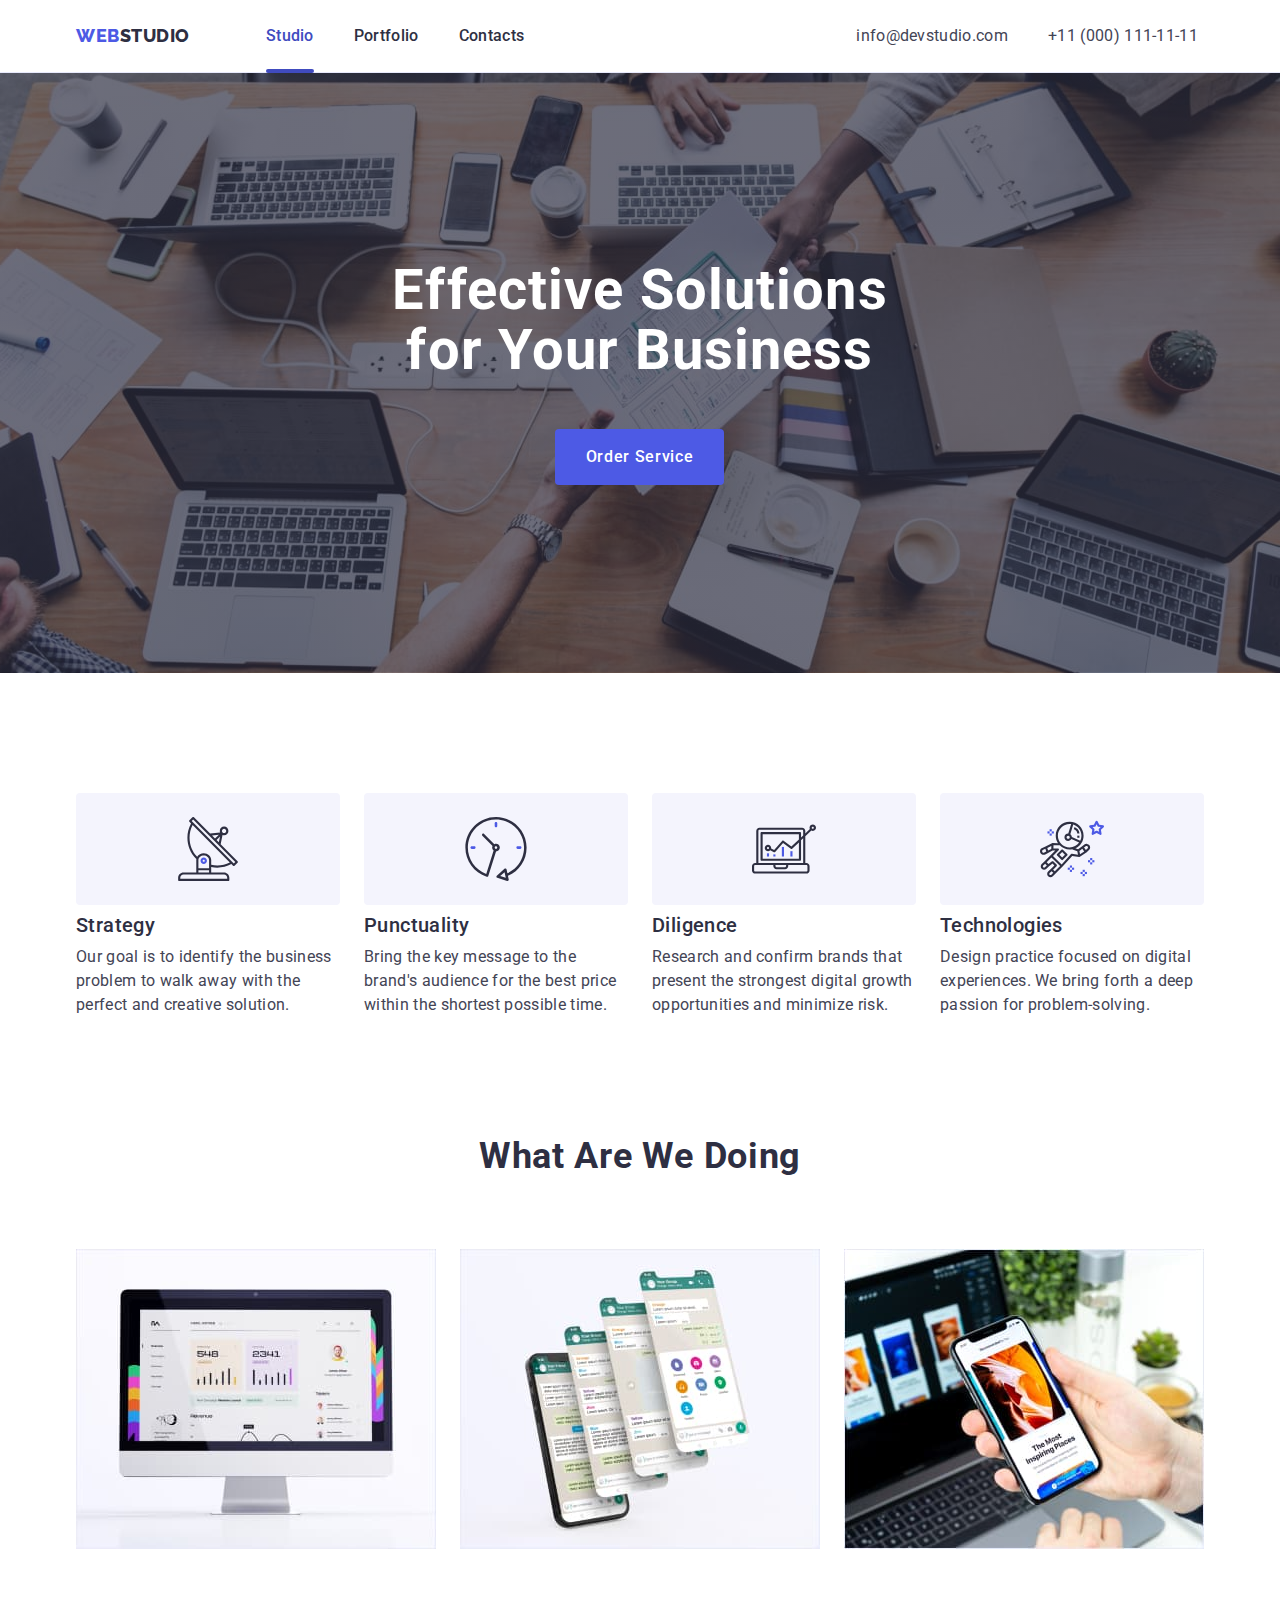
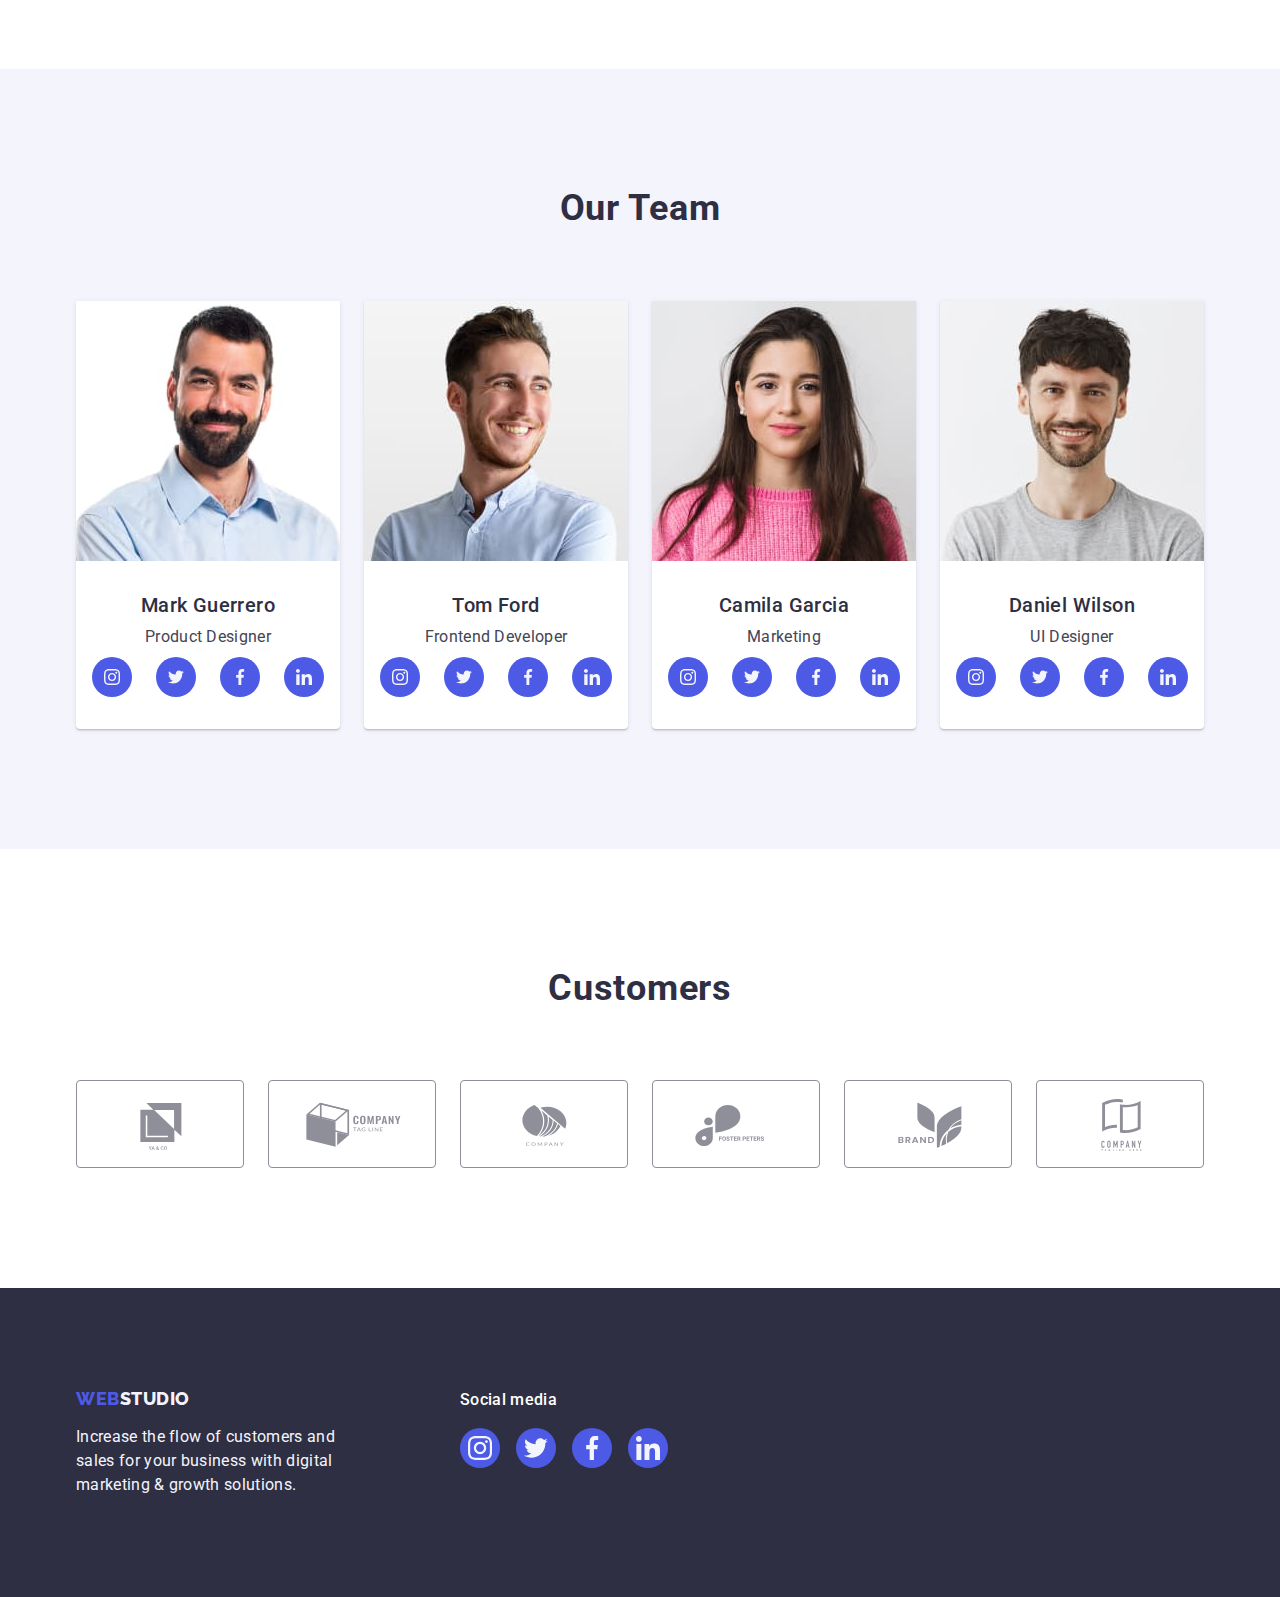
<file: index.html>
<!DOCTYPE html>
<html lang="en">
  <head>
    <meta charset="UTF-8" />
    <meta http-equiv="X-UA-Compatible" content="IE=edge" />
    <meta name="viewport" content="width=device-width, initial-scale=1.0" />
    <title>Document</title>
    <link
      rel="stylesheet"
      href="https://cdnjs.cloudflare.com/ajax/libs/modern-normalize/1.1.0/modern-normalize.min.css"
    />
    <link rel="stylesheet" href="./css/styles.css" />
    <link rel="preconnect" href="https://fonts.googleapis.com" />
    <link rel="preconnect" href="https://fonts.gstatic.com" crossorigin />
    <link
      href="https://fonts.googleapis.com/css2?family=Raleway:wght@800&family=Roboto:wght@400;500;700;900&display=swap"
      rel="stylesheet"
    />
  </head>
  <body>
    <header class="first-header section">
      <div class="header-block container">
        <nav class="nav-bar-menu">
          <a class="logo-studio-web link" href="./index.html" rel="WebStudio"
            >Web<span class="logo-studio">Studio</span></a
          >
          <ul class="nav-bar list">
            <li>
              <a class="nav-bar-item current link" href="./index.html"
                >Studio</a
              >
            </li>
            <li>
              <a class="nav-bar-item link" href="./portfolio.html">Portfolio</a>
            </li>
            <li><a class="nav-bar-item link" href="">Contacts</a></li>
          </ul>
        </nav>

        <address class="address-header">
          <ul class="list address-list">
            <li>
              <a
                class="address-header-item link"
                href="mailto:info@devstudio.com"
                >info@devstudio.com</a
              >
            </li>
            <li>
              <a class="address-header-item link" href="tel:+110001111111"
                >+11 (000) 111-11-11</a
              >
            </li>
          </ul>
        </address>
      </div>
    </header>
    <main>
      <!-- Перша секція -->

      <section class="hero-back section">
        <div class="container">
          <h1 class="hero-title">Effective Solutions for Your Business</h1>
          <button class="button-hero" type="button" data-modal-open>
            Order Service
          </button>
        </div>
      </section>

      <!-- Друга секція -->
      <section class="about-us-section">
        <div class="container">
          <h2 hidden class="about-us">About us</h2>
          <ul class="link list about-us-list">
            <li class="about-us-item">
              <div class="about-icon-list">
                <svg class="about-icon" width="64" height="64">
                  <use href="./images/icons.svg#icon-strategy"></use>
                </svg>
              </div>
              <h3 class="about-us-title">Strategy</h3>
              <p class="about-us-direction">
                Our goal is to identify the business problem to walk away with
                the perfect and creative solution.
              </p>
            </li>
            <li class="about-us-item">
              <div class="about-icon-list">
                <svg class="about-icon" width="64" height="64">
                  <use href="./images/icons.svg#icon-punctuality"></use>
                </svg>
              </div>
              <h3 class="about-us-title">Punctuality</h3>
              <p class="about-us-direction">
                Bring the key message to the brand's audience for the best price
                within the shortest possible time.
              </p>
            </li>
            <li class="about-us-item">
              <div class="about-icon-list">
                <svg class="about-icon" width="64" height="64">
                  <use href="./images/icons.svg#icon-diligence"></use>
                </svg>
              </div>
              <h3 class="about-us-title">Diligence</h3>
              <p class="about-us-direction">
                Research and confirm brands that present the strongest digital
                growth opportunities and minimize risk.
              </p>
            </li>
            <li class="about-us-item">
              <div class="about-icon-list">
                <svg class="about-icon" width="64" height="64">
                  <use href="./images/icons.svg#icon-technologies"></use>
                </svg>
              </div>
              <h3 class="about-us-title">Technologies</h3>
              <p class="about-us-direction">
                Design practice focused on digital experiences. We bring forth a
                deep passion for problem-solving.
              </p>
            </li>
          </ul>
        </div>
      </section>
      <!-- Третя секція -->
      <section class="what-are-we-doing-section section">
        <div class="container">
          <h2 class="what-are-we-doing">What are we doing</h2>
          <ul class="list what-are-items">
            <li class="list what-are-item">
              <img
                width="360"
                height="300"
                src="./images/one.jpg"
                alt="statistics"
              />
            </li>
            <li class="list what-are-item">
              <img
                width="360"
                height="300"
                src="./images/two.jpg"
                alt="chat-on-smartphone"
              />
            </li>
            <li class="list what-are-item">
              <img
                width="360"
                height="300"
                src="./images/three.jpg"
                alt="multi-platform"
              />
            </li>
          </ul>
        </div>
      </section>
      <!-- Четверта секція -->
      <section class="our-team-section">
        <div class="container">
          <h2 class="our-team-title">Our Team</h2>
          <ul class="list our-team-items">
            <li class="our-team-card">
              <img
                width="264"
                height="260"
                src="./images/mark.jpg"
                alt="Mark Guerrero"
              />
              <div class="name-direction">
                <h3 class="our-team-name">Mark Guerrero</h3>
                <p class="our-team-direction">Product Designer</p>
                <ul class="list social-list">
                  <li class="social-list-item">
                    <a
                      class="link social-link"
                      href="https://www.instagram.com/"
                    >
                      <svg
                        class="social-list-icon"
                        width="16"
                        height="16"
                        aria-label="icon istagram"
                      >
                        <use href="./images/icons.svg#icon-instagram"></use>
                      </svg>
                    </a>
                  </li>

                  <li class="social-list-item">
                    <a class="link social-link" href="https://twitter.com/">
                      <svg
                        class="social-list-icon"
                        width="16"
                        height="16"
                        aria-label="icon twitter"
                      >
                        <use href="./images/icons.svg#icon-twitter"></use>
                      </svg>
                    </a>
                  </li>

                  <li class="social-list-item">
                    <a
                      class="link social-link"
                      href="https://www.facebook.com/"
                    >
                      <svg
                        class="social-list-icon"
                        width="16"
                        height="16"
                        aria-label="icon facebook"
                      >
                        <use href="./images/icons.svg#icon-facebook"></use>
                      </svg>
                    </a>
                  </li>
                  <li class="social-list-item">
                    <a
                      class="link social-link"
                      href="https://www.linkedin.com/"
                    >
                      <svg
                        class="social-list-icon"
                        width="16"
                        height="16"
                        aria-label="icon linkedin"
                      >
                        <use href="./images/icons.svg#icon-linkedin"></use>
                      </svg>
                    </a>
                  </li>
                </ul>
              </div>
            </li>
            <li class="our-team-card">
              <img
                width="264"
                height="260"
                src="./images/tom.jpg"
                alt="Tom Ford"
              />
              <div class="name-direction">
                <h3 class="our-team-name">Tom Ford</h3>
                <p class="our-team-direction">Frontend Developer</p>
                <ul class="list social-list">
                  <li class="social-list-item">
                    <a
                      class="link social-link"
                      href="https://www.instagram.com/"
                    >
                      <svg
                        class="social-list-icon"
                        width="16"
                        height="16"
                        aria-label="icon istagram"
                      >
                        <use href="./images/icons.svg#icon-instagram"></use>
                      </svg>
                    </a>
                  </li>

                  <li class="social-list-item">
                    <a class="link social-link" href="https://twitter.com/">
                      <svg
                        class="social-list-icon"
                        width="16"
                        height="16"
                        aria-label="icon twitter"
                      >
                        <use href="./images/icons.svg#icon-twitter"></use>
                      </svg>
                    </a>
                  </li>

                  <li class="social-list-item">
                    <a
                      class="link social-link"
                      href="https://www.facebook.com/"
                    >
                      <svg
                        class="social-list-icon"
                        width="16"
                        height="16"
                        aria-label="icon facebook"
                      >
                        <use href="./images/icons.svg#icon-facebook"></use>
                      </svg>
                    </a>
                  </li>
                  <li class="social-list-item">
                    <a
                      class="link social-link"
                      href="https://www.linkedin.com/"
                    >
                      <svg
                        class="social-list-icon"
                        width="16"
                        height="16"
                        aria-label="icon linkedin"
                      >
                        <use href="./images/icons.svg#icon-linkedin"></use>
                      </svg>
                    </a>
                  </li>
                </ul>
              </div>
            </li>
            <li class="our-team-card">
              <img
                width="264"
                height="260"
                src="./images/camila.jpg"
                alt="Camila Garcia"
              />
              <div class="name-direction">
                <h3 class="our-team-name">Camila Garcia</h3>
                <p class="our-team-direction">Marketing</p>
                <ul class="list social-list">
                  <li class="social-list-item">
                    <a
                      class="link social-link"
                      href="https://www.instagram.com/"
                    >
                      <svg
                        class="social-list-icon"
                        width="16"
                        height="16"
                        aria-label="icon istagram"
                      >
                        <use href="./images/icons.svg#icon-instagram"></use>
                      </svg>
                    </a>
                  </li>

                  <li class="social-list-item">
                    <a class="link social-link" href="https://twitter.com/">
                      <svg
                        class="social-list-icon"
                        width="16"
                        height="16"
                        aria-label="icon twitter"
                      >
                        <use href="./images/icons.svg#icon-twitter"></use>
                      </svg>
                    </a>
                  </li>

                  <li class="social-list-item">
                    <a
                      class="link social-link"
                      href="https://www.facebook.com/"
                    >
                      <svg
                        class="social-list-icon"
                        width="16"
                        height="16"
                        aria-label="icon facebook"
                      >
                        <use href="./images/icons.svg#icon-facebook"></use>
                      </svg>
                    </a>
                  </li>
                  <li class="social-list-item">
                    <a
                      class="link social-link"
                      href="https://www.linkedin.com/"
                    >
                      <svg
                        class="social-list-icon"
                        width="16"
                        height="16"
                        aria-label="icon linkedin"
                      >
                        <use href="./images/icons.svg#icon-linkedin"></use>
                      </svg>
                    </a>
                  </li>
                </ul>
              </div>
            </li>
            <li class="our-team-card">
              <img
                width="264"
                height="260"
                src="./images/daniel.jpg"
                alt="Daniel Wilson"
              />
              <div class="name-direction">
                <h3 class="our-team-name">Daniel Wilson</h3>
                <p class="our-team-direction">UI Designer</p>
                <ul class="list social-list">
                  <li class="social-list-item">
                    <a
                      class="link social-link"
                      href="https://www.instagram.com/"
                    >
                      <svg
                        class="social-list-icon"
                        width="16"
                        height="16"
                        aria-label="icon istagram"
                      >
                        <use href="./images/icons.svg#icon-instagram"></use>
                      </svg>
                    </a>
                  </li>

                  <li class="social-list-item">
                    <a class="link social-link" href="https://twitter.com/">
                      <svg
                        class="social-list-icon"
                        width="16"
                        height="16"
                        aria-label="icon twitter"
                      >
                        <use href="./images/icons.svg#icon-twitter"></use>
                      </svg>
                    </a>
                  </li>

                  <li class="social-list-item">
                    <a
                      class="link social-link"
                      href="https://www.facebook.com/"
                    >
                      <svg
                        class="social-list-icon"
                        width="16"
                        height="16"
                        aria-label="icon facebook"
                      >
                        <use href="./images/icons.svg#icon-facebook"></use>
                      </svg>
                    </a>
                  </li>
                  <li class="social-list-item">
                    <a
                      class="link social-link"
                      href="https://www.linkedin.com/"
                    >
                      <svg
                        class="social-list-icon"
                        width="16"
                        height="16"
                        aria-label="icon linkedin"
                      >
                        <use href="./images/icons.svg#icon-linkedin"></use>
                      </svg>
                    </a>
                  </li>
                </ul>
              </div>
            </li>
          </ul>
        </div>
      </section>

      <!-- П'ята секція -->
      <section class="customers-section">
        <div class="container">
          <h2 class="customers-title">Customers</h2>

          <ul class="list customers-list">
            <li class="customers-list-item">
              <a class="customers-list-link" href="">
                <svg class="customers-icon" width="104" height="56">
                  <use href="./images/icons.svg#icon-ya-co"></use>
                </svg>
              </a>
            </li>
            <li class="customers-list-item">
              <a class="customers-list-link" href="">
                <svg class="customers-icon" width="104" height="56">
                  <use href="./images/icons.svg#icon-tagline"></use>
                </svg>
              </a>
            </li>
            <li class="customers-list-item">
              <a class="customers-list-link" href="">
                <svg class="customers-icon" width="104" height="56">
                  <use href="./images/icons.svg#icon-company"></use>
                </svg>
              </a>
            </li>
            <li class="customers-list-item">
              <a class="customers-list-link" href="">
                <svg class="customers-icon" width="104" height="56">
                  <use href="./images/icons.svg#icon-foster"></use>
                </svg>
              </a>
            </li>
            <li class="customers-list-item">
              <a class="customers-list-link" href="">
                <svg class="customers-icon" width="104" height="56">
                  <use href="./images/icons.svg#icon-brand"></use>
                </svg>
              </a>
            </li>
            <li class="customers-list-item">
              <a class="customers-list-link" href="">
                <svg class="customers-icon" width="104" height="56">
                  <use href="./images/icons.svg#icon-company-tag"></use>
                </svg>
              </a>
            </li>
          </ul>
        </div>
      </section>
    </main>
    <!-- Підвал -->
    <footer class="footer">
      <div class="block-footer container">
        <div class="footer-logo-p">
          <a class="logo-footer link" href="./index.html" rel="WebStudio"
            >Web<span class="logo-footer-studio">Studio</span></a
          >
          <p class="footer-direction">
            Increase the flow of customers and sales for your business with
            digital marketing & growth solutions.
          </p>
        </div>
        <div>
          <p class="footer-p">Social media</p>
          <ul class="footer-social-list list">
            <li class="footer-list-item">
              <a class="footer-link link" href="">
                <svg class="footer-icon" width="24" height="24">
                  <use href="./images/icons.svg#icon-instagram"></use>
                </svg>
              </a>
            </li>
            <li class="footer-list-item">
              <a class="footer-link link" href="">
                <svg class="footer-icon" width="24" height="24">
                  <use href="./images/icons.svg#icon-twitter"></use>
                </svg>
              </a>
            </li>
            <li class="footer-list-item">
              <a class="footer-link link" href="">
                <svg class="footer-icon" width="24" height="24">
                  <use href="./images/icons.svg#icon-facebook"></use>
                </svg>
              </a>
            </li>
            <li class="footer-list-item">
              <a class="footer-link link" href="">
                <svg class="footer-icon" width="24" height="24">
                  <use href="./images/icons.svg#icon-linkedin"></use>
                </svg>
              </a>
            </li>
          </ul>
        </div>
      </div>
    </footer>

    <!-- Модальне вікно -->

    <div class="backdrop is-hidden" data-modal>
      <div class="window-model">
        <button class="close-button" type="button" data-modal-close>
          <svg class="icon-close" width="8" height="8">
            <use href="./images/icons.svg#icon-icon-close"></use>
          </svg>
        </button>
      </div>
    </div>
    <script src="./js/modal.js"></script>
  </body>
</html>
</file>
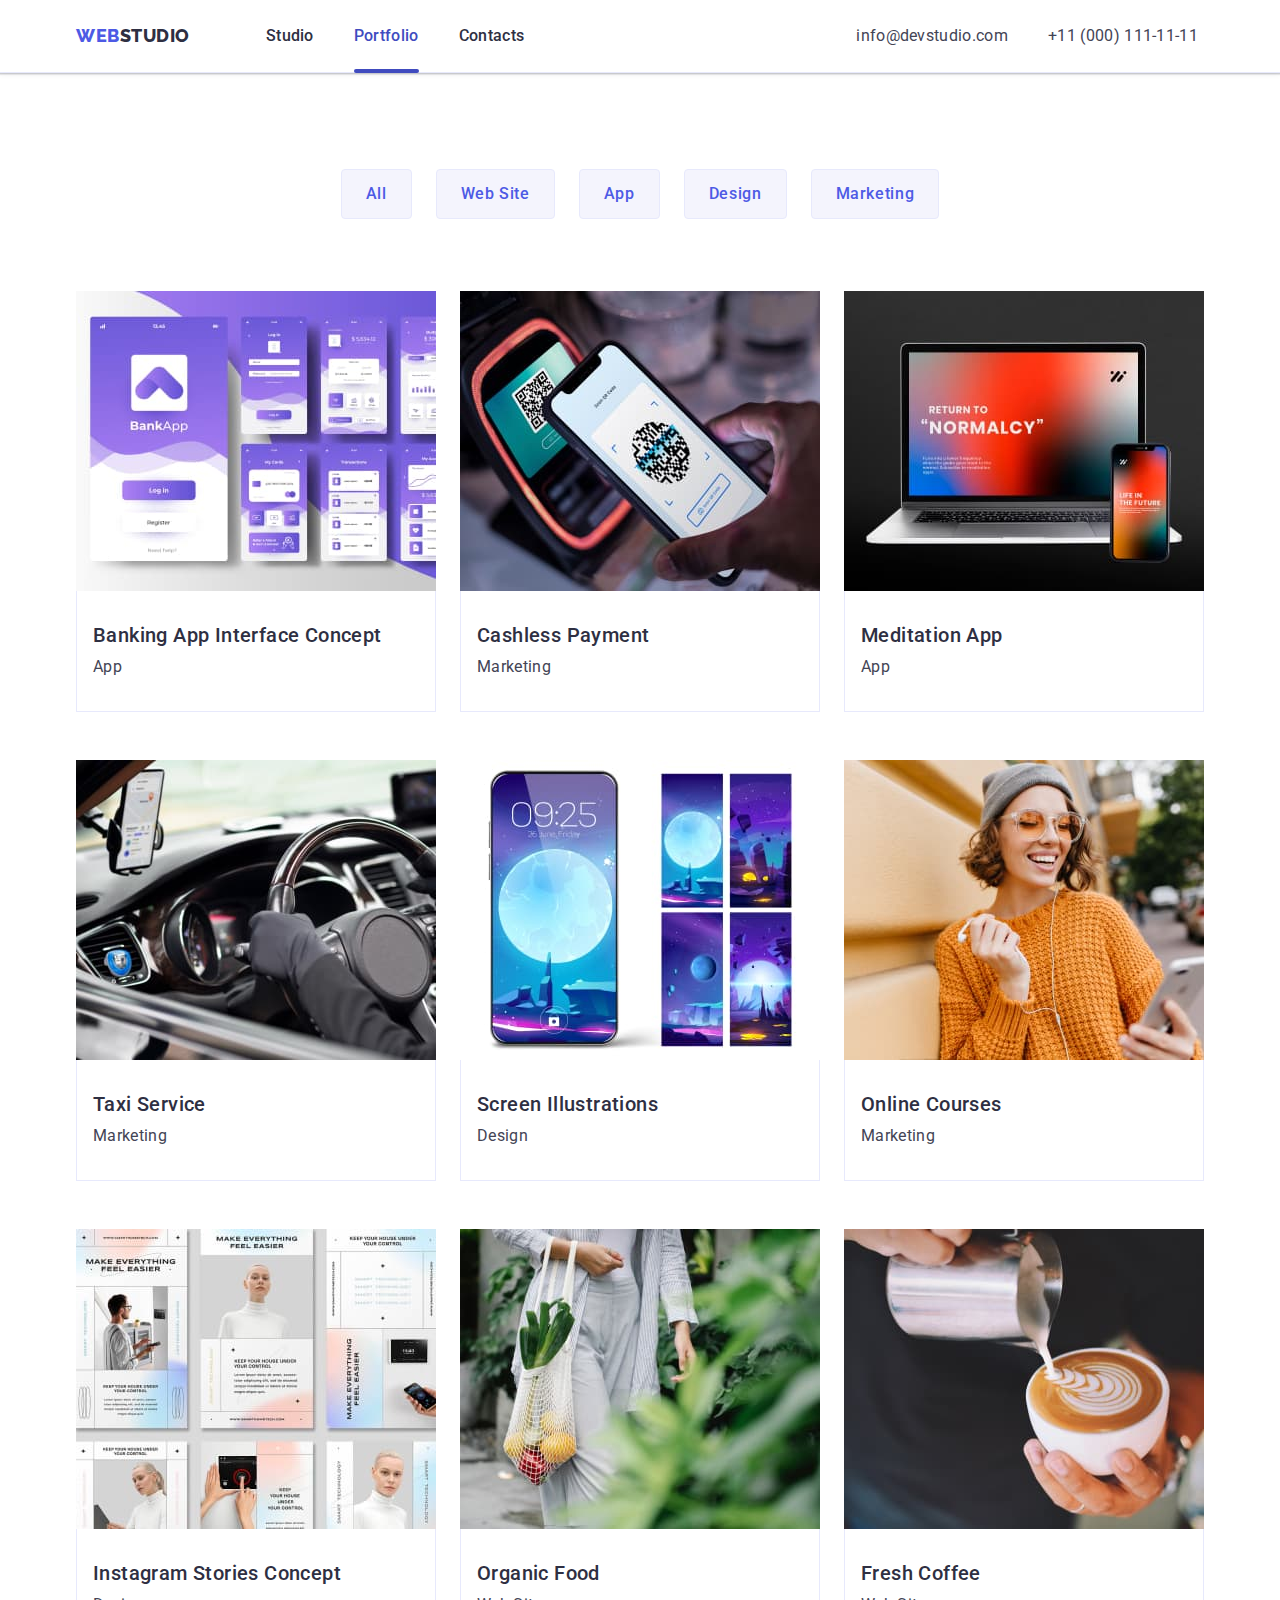
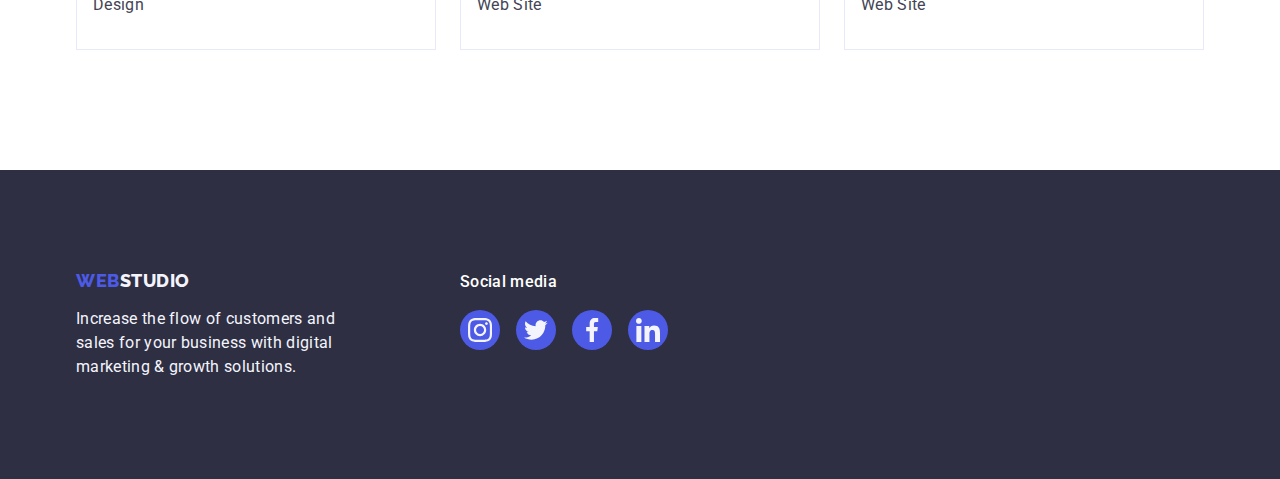
<file: portfolio.html>
<!DOCTYPE html>
<html lang="en">
  <head>
    <meta charset="UTF-8" />
    <meta http-equiv="X-UA-Compatible" content="IE=edge" />
    <meta name="viewport" content="width=device-width, initial-scale=1.0" />
    <title>Document</title>
    <link
      rel="stylesheet"
      href="https://cdnjs.cloudflare.com/ajax/libs/modern-normalize/1.1.0/modern-normalize.min.css"
    />
    <link rel="stylesheet" href="./css/styles.css" />
    <link rel="preconnect" href="https://fonts.googleapis.com" />
    <link rel="preconnect" href="https://fonts.gstatic.com" crossorigin />
    <link
      href="https://fonts.googleapis.com/css2?family=Raleway:wght@800&family=Roboto:wght@400;500;700;900&display=swap"
      rel="stylesheet"
    />
  </head>
  <body>
    <header class="first-header section">
      <div class="header-block container">
        <nav class="nav-bar-menu">
          <a class="logo-studio-web link" href="./index.html" rel="WebStudio"
            >Web<span class="logo-studio">Studio</span></a
          >
          <ul class="nav-bar list">
            <li>
              <a class="nav-bar-item link" href="./index.html">Studio</a>
            </li>
            <li>
              <a class="nav-bar-item current link" href="./portfolio.html"
                >Portfolio</a
              >
            </li>
            <li><a class="nav-bar-item link" href="">Contacts</a></li>
          </ul>
        </nav>

        <address class="address-header">
          <ul class="list address-list">
            <li>
              <a
                class="address-header-item link"
                href="mailto:info@devstudio.com"
                >info@devstudio.com</a
              >
            </li>
            <li>
              <a class="address-header-item link" href="tel:+110001111111"
                >+11 (000) 111-11-11</a
              >
            </li>
          </ul>
        </address>
      </div>
    </header>
    <main>
      <section class="portfolio-block">
        <div class="container">
          <h1 hidden>Portfolio</h1>
          <ul class="list portfolio-list">
            <li>
              <button class="button-filter" type="button">All</button>
            </li>
            <li>
              <button class="button-filter" type="button">Web Site</button>
            </li>
            <li>
              <button class="button-filter" type="button">App</button>
            </li>
            <li>
              <button class="button-filter" type="button">Design</button>
            </li>
            <li>
              <button class="button-filter" type="button">Marketing</button>
            </li>
          </ul>

          <ul class="list portfolio-content">
            <li class="portfolio-list-content">
              <a class="link portfolio-link" href="">
                <div class="overlay-block">
                  <img
                    width="360"
                    height="300"
                    src="./images/portfolio/banking-app.jpg"
                    alt="Banking App Interface Concept"
                  />
                  <p class="overlay">
                    14 Stylish and User-Friendly App Design Concepts · Task
                    Manager App · Calorie Tracker App · Exotic Fruit Ecommerce
                    App · Cloud Storage App
                  </p>
                </div>
                <div class="name-app">
                  <h2 class="title-card">Banking App Interface Concept</h2>
                  <p class="direction-card">App</p>
                </div>
              </a>
            </li>
            <li class="portfolio-list-content">
              <a class="link portfolio-link" href="">
                <div class="overlay-block">
                  <img
                    width="360"
                    height="300"
                    src="./images/portfolio/cashless-payment.jpg"
                    alt="Cashless Payment"
                  />
                  <p class="overlay">
                    14 Stylish and User-Friendly App Design Concepts · Task
                    Manager App · Calorie Tracker App · Exotic Fruit Ecommerce
                    App · Cloud Storage App
                  </p>
                </div>
                <div class="name-app">
                  <h2 class="title-card">Cashless Payment</h2>
                  <p class="direction-card">Marketing</p>
                </div>
              </a>
            </li>
            <li class="portfolio-list-content">
              <a class="link portfolio-link" href="">
                <div class="overlay-block">
                  <img
                    width="360"
                    height="300"
                    src="./images/portfolio/meditation-app.jpg"
                    alt="Meditation App"
                  />
                  <p class="overlay">
                    14 Stylish and User-Friendly App Design Concepts · Task
                    Manager App · Calorie Tracker App · Exotic Fruit Ecommerce
                    App · Cloud Storage App
                  </p>
                </div>
                <div class="name-app">
                  <h2 class="title-card">Meditation App</h2>
                  <p class="direction-card">App</p>
                </div>
              </a>
            </li>
            <li class="portfolio-list-content">
              <a class="link portfolio-link" href="">
                <div class="overlay-block">
                  <img
                    width="360"
                    height="300"
                    src="./images/portfolio/taxi-service.jpg"
                    alt="Taxi Service"
                  />
                  <p class="overlay">
                    14 Stylish and User-Friendly App Design Concepts · Task
                    Manager App · Calorie Tracker App · Exotic Fruit Ecommerce
                    App · Cloud Storage App
                  </p>
                </div>
                <div class="name-app">
                  <h2 class="title-card">Taxi Service</h2>
                  <p class="direction-card">Marketing</p>
                </div>
              </a>
            </li>
            <li class="portfolio-list-content">
              <a class="link portfolio-link" href="">
                <div class="overlay-block">
                  <img
                    width="360"
                    height="300"
                    src="./images/portfolio/screen-illustrations.jpg"
                    alt="Screen Illustrations"
                  />
                  <p class="overlay">
                    14 Stylish and User-Friendly App Design Concepts · Task
                    Manager App · Calorie Tracker App · Exotic Fruit Ecommerce
                    App · Cloud Storage App
                  </p>
                </div>
                <div class="name-app">
                  <h2 class="title-card">Screen Illustrations</h2>
                  <p class="direction-card">Design</p>
                </div>
              </a>
            </li>
            <li class="portfolio-list-content">
              <a class="link portfolio-link" href="">
                <div class="overlay-block">
                  <img
                    width="360"
                    height="300"
                    src="./images/portfolio/online-courses.jpg"
                    alt="a woman is talking on the phone"
                  />
                  <p class="overlay">
                    14 Stylish and User-Friendly App Design Concepts · Task
                    Manager App · Calorie Tracker App · Exotic Fruit Ecommerce
                    App · Cloud Storage App
                  </p>
                </div>
                <div class="name-app">
                  <h2 class="title-card">Online Courses</h2>
                  <p class="direction-card">Marketing</p>
                </div>
              </a>
            </li>
            <li class="portfolio-list-content">
              <a class="link portfolio-link" href="">
                <div class="overlay-block">
                  <img
                    width="360"
                    height="300"
                    src="./images/portfolio/instagram-stories.jpg"
                    alt="Instagram Stories Concept"
                  />
                  <p class="overlay">
                    14 Stylish and User-Friendly App Design Concepts · Task
                    Manager App · Calorie Tracker App · Exotic Fruit Ecommerce
                    App · Cloud Storage App
                  </p>
                </div>
                <div class="name-app">
                  <h2 class="title-card">Instagram Stories Concept</h2>
                  <p class="direction-card">Design</p>
                </div>
              </a>
            </li>
            <li class="portfolio-list-content">
              <a class="link portfolio-link" href="">
                <div class="overlay-block">
                  <img
                    width="360"
                    height="300"
                    src="./images/portfolio/organic-food.jpg"
                    alt="Organic Food"
                  />
                  <p class="overlay">
                    14 Stylish and User-Friendly App Design Concepts · Task
                    Manager App · Calorie Tracker App · Exotic Fruit Ecommerce
                    App · Cloud Storage App
                  </p>
                </div>
                <div class="name-app">
                  <h2 class="title-card">Organic Food</h2>
                  <p class="direction-card">Web Site</p>
                </div>
              </a>
            </li>
            <li class="portfolio-list-content">
              <a class="link portfolio-link" href="">
                <div class="overlay-block">
                  <img
                    width="360"
                    height="300"
                    src="./images/portfolio/fresh-coffee.jpg"
                    alt="Fresh Coffee"
                  />
                  <p class="overlay">
                    14 Stylish and User-Friendly App Design Concepts · Task
                    Manager App · Calorie Tracker App · Exotic Fruit Ecommerce
                    App · Cloud Storage App
                  </p>
                </div>
                <div class="name-app">
                  <h2 class="title-card">Fresh Coffee</h2>
                  <p class="direction-card">Web Site</p>
                </div>
              </a>
            </li>
          </ul>
        </div>
      </section>
    </main>
    <!-- Підвал -->
    <footer class="footer">
      <div class="block-footer container">
        <div class="footer-logo-p">
          <a class="logo-footer link" href="./index.html" rel="WebStudio"
            >Web<span class="logo-footer-studio">Studio</span></a
          >
          <p class="footer-direction">
            Increase the flow of customers and sales for your business with
            digital marketing & growth solutions.
          </p>
        </div>
        <div>
          <p class="footer-p">Social media</p>
          <ul class="footer-social-list list">
            <li class="footer-list-item">
              <a class="footer-link link" href="">
                <svg class="footer-icon" width="24" height="24">
                  <use href="./images/icons.svg#icon-instagram"></use>
                </svg>
              </a>
            </li>
            <li class="footer-list-item">
              <a class="footer-link link" href="">
                <svg class="footer-icon" width="24" height="24">
                  <use href="./images/icons.svg#icon-twitter"></use>
                </svg>
              </a>
            </li>
            <li class="footer-list-item">
              <a class="footer-link link" href="">
                <svg class="footer-icon" width="24" height="24">
                  <use href="./images/icons.svg#icon-facebook"></use>
                </svg>
              </a>
            </li>
            <li class="footer-list-item">
              <a class="footer-link link" href="">
                <svg class="footer-icon" width="24" height="24">
                  <use href="./images/icons.svg#icon-linkedin"></use>
                </svg>
              </a>
            </li>
          </ul>
        </div>
      </div>
    </footer>
  </body>
</html>
</file>
<file: css/styles.css>
/* font-family: 'Raleway',
sans-serif;
font-family: 'Roboto',
sans-serif; */

/* :root {
    --first-web-color: #4D5AE5;
    --secondary-web-color: #2E2F42;
    --slate: #434455;

} */

:root {
  --background: #ffffff;
  --logo: #4d5ae5;
  --logo-studio: #2e2f42;
  --nav-bar: #2e2f42;
  --address: #434455;
  --background-hero: #2e2f42;
  --about-us-title: #2e2f42;
  --about-us-direction: #434455;
  --What-are-we-doing: #2e2f42;
  --our-team-title: #2e2f42;
  --our-team-name: #2e2f42;
  --our-team-direction: #434455;
  --footer-backgraund: #2e2f42;
  --logo-footer-web: #4d5ae5;
  --button-filter-color: #4d5ae5;
  --button-filter-backgraund: #f4f4fd;
  --title-card: #2e2f42;
  --direction-card: #434455;
  --button-filter-border: #e7e9fc;
  --customers-title: #2e2f42;
  --social-border-link: #4d5ae5;
  --social-list-icon: #f4f4fd;
  --customers-list-link: #8e8f99;
  --footer-p: #ffffff;
  --footer-link: #4d5ae5;
  --footer-icon: #f4f4fd;
}

body {
  font-family: 'Roboto', sans-serif;
  color: #434455;
  background-color: var(--background);
}

h1,
h2,
h3,
h4,
p {
  margin-top: 0;
  margin-bottom: 0;
}

ul {
  margin-top: 0;
  margin-bottom: 0;
  padding-left: 0;
}

img {
  display: block;
}

.container {
  width: 1158px;
  margin: 0 auto;
  padding-left: 15px;
  padding-right: 15px;
}

/* Не розумію чи треба */

/* .section {
  padding-left: 156px;
  padding-right: 156px;
} */

.nav-bar-menu {
  display: flex;
  align-items: center;
}

.first-header {
  border-bottom: 1px solid #e7e9fc;
  box-shadow: 0px 2px 1px rgba(46, 47, 66, 0.08),
    0px 1px 1px rgba(46, 47, 66, 0.16), 0px 1px 6px rgba(46, 47, 66, 0.08);
}

.header-block {
  display: flex;
  height: 72px;
  align-items: center;
}
.nav-bar {
  display: flex;
  align-items: center;
  gap: 40px;
  margin-right: 332px;
}

.nav-bar:last-child {
  margin-right: 0px;
}

.logo-studio-web {
  font-family: 'Raleway', sans-serif;
  text-transform: uppercase;
  letter-spacing: 0.03em;
  font-weight: 800;
  font-size: 18px;
  line-height: 1.17;
  color: var(--logo);
  margin-right: 76px;
}

.logo-studio {
  color: var(--logo-studio);
}

.link {
  text-decoration: none;
}

.list {
  list-style-type: none;
}

.nav-bar-item {
  font-weight: 500;
  letter-spacing: 0.02em;
  font-size: 16px;
  line-height: 1.5;
  color: var(--nav-bar);
  padding-top: 27px;
  padding-bottom: 27px;
  transition: color 250ms cubic-bezier(0.4, 0, 0.2, 1);
  position: relative;
}

.nav-bar-item:hover,
.nav-bar-item:focus {
  color: #404bbf;
}

.current {
  color: #404bbf;
}

.current::after {
  content: '';
  display: block;
  position: absolute;
  left: 0;
  width: 100%;
  height: 4px;
  bottom: -1px;
  background-color: #404bbf;
  border-radius: 2px;
}

.address-header {
  font-style: normal;
  margin-left: 332px;
}
.address-header-item {
  font-weight: 400;
  font-size: 16px;
  line-height: 1.5;
  letter-spacing: 0.02em;
  color: var(--address);
  transition: color 250ms cubic-bezier(0.4, 0, 0.2, 1);
}

.address-list {
  display: flex;
  gap: 40px;
}

.address-list:last-child {
  margin-right: 0px;
}

.address-header-item:hover,
.address-header-item:focus {
  color: #404bbf;
}

ul,
ol {
  padding-left: 0;
}

/* Перша секція */

.hero-back {
  margin-left: auto;
  margin-right: auto;
  background: var(--background-hero);
  background-image: linear-gradient(
      rgba(46, 47, 66, 0.7),
      rgba(46, 47, 66, 0.7)
    ),
    url(../images/bg/bg-hero.jpg);
  background-repeat: no-repeat;
  max-width: 1440px;
  padding-top: 188px;
  padding-bottom: 188px;
  background-position: center;
  background-size: cover;
}

.hero-title {
  font-weight: 700;
  font-size: 56px;
  line-height: 1.07;
  letter-spacing: 0.02em;
  color: #ffffff;
  max-width: 496px;
  text-align: center;
  margin-left: 316px;
}

.button-hero {
  width: 169px;
  height: 56px;
  font-weight: 500;
  font-size: 16px;
  line-height: 1.5;
  letter-spacing: 0.04em;
  color: #ffffff;
  background-color: #4d5ae5;
  cursor: pointer;
  display: block;
  min-width: 169px;
  height: 56px;
  border: none;
  border-radius: 4px;
  margin-left: 479px;
  margin-top: 48px;
  transition-property: background-color;
  transition-duration: 250ms;
  transition-timing-function: cubic-bezier(0.4, 0, 0.2, 1);
}

.button-hero:hover,
.button-hero:focus {
  background-color: #404bbf;
}

/* Друга секція */

.about-icon-list {
  height: 112px;
  background: #f4f4fd;
  border-radius: 4px;
  display: flex;
  justify-content: center;
  align-items: center;
  margin-bottom: 8px;
}

.about-icon {
}

.about-us-section {
  padding-top: 120px;
  padding-bottom: 120px;
}

.about-us-item {
  width: calc((100% - 72px) / 4);
}

.about-us-list {
  display: flex;
  gap: 24px;
}

.about-us-list:last-child {
  margin-right: 0;
}

.about-us-title {
  font-weight: 500;
  font-size: 20px;
  line-height: 1.2;
  letter-spacing: 0.02em;
  color: var(--about-us-title);
  margin-bottom: 8px;
}

.about-us-direction {
  width: 264px;
  height: 72px;
  font-weight: 400;
  font-size: 16px;
  line-height: 1.5;
  letter-spacing: 0.02em;
  color: var(--about-us-direction);
}

/* Третя секція */
.what-are-we-doing {
  font-weight: 700;
  font-size: 36px;
  line-height: 1.11;
  text-align: center;
  letter-spacing: 0.02em;
  text-transform: capitalize;
  color: var(--What-are-we-doing);
  margin-bottom: 72px;
}
.what-are-we-doing-section {
  padding-bottom: 120px;
}

.what-are-items {
  display: flex;
  gap: 24px;
}

.what-are-item {
  width: calc((100% - 48px) / 3);
}

/* Четверта секція */
.our-team-section {
  background: #f4f4fd;
  padding-top: 120px;
  padding-bottom: 120px;
}

.our-team-title {
  font-weight: 700;
  font-size: 36px;
  line-height: 1.11;
  letter-spacing: 0.02em;
  color: var(--our-team-title);
  text-align: center;
  margin-bottom: 72px;
}

.our-team-items {
  display: flex;
  gap: 24px;
}
.our-team-items:last-child {
  margin-right: 0;
}

.our-team-card {
  background: #ffffff;
  border-radius: 0 0 4px 4px;
  box-shadow: 0px 1px 6px rgba(46, 47, 66, 0.08),
    0px 1px 1px rgba(46, 47, 66, 0.16), 0px 2px 1px rgba(46, 47, 66, 0.08);
  width: calc((100% - 72px) / 4);
}

.our-team-card:last-child {
  margin-right: 0px;
}

.our-team-name {
  font-weight: 500;
  font-size: 20px;
  line-height: 1.2;
  letter-spacing: 0.02em;
  color: var(--our-team-name);
  text-align: center;
  margin-bottom: 8px;
}

.our-team-direction {
  font-weight: 400;
  font-size: 16px;
  line-height: 1.5;
  letter-spacing: 0.02em;
  color: var(--our-team-direction);
  text-align: center;
  margin-bottom: 8px;
}

.name-direction {
  padding-top: 32px;
  padding-bottom: 32px;
}

.social-list {
  display: flex;
  justify-content: center;
  gap: 24px;
}

.social-list-item {
  width: 40px;
  height: 40px;
}

.social-link {
  width: 100%;
  height: 100%;
  border-radius: 50%;
  background: var(--social-border-link);
  display: flex;
  align-items: center;
  justify-content: center;
  transition-property: background-color;
  transition-duration: 250ms;
  transition-timing-function: cubic-bezier(0.4, 0, 0.2, 1);
}

.social-link:hover,
.social-link:focus {
  background-color: #404bbf;
}

.social-list-icon {
  fill: var(--social-list-icon);
}

/* П'ята секція */

.customers-section {
  padding-top: 120px;
  padding-bottom: 120px;
}

.customers-title {
  text-align: center;
  color: var(--customers-title);
  font-weight: 700;
  font-size: 36px;
  line-height: 1.1;
  letter-spacing: 0.02em;
  text-transform: capitalize;
  margin-bottom: 72px;
}

.customers-list {
  display: flex;
  gap: 24px;
}

.customers-list-item {
  width: calc((100% - 120px) / 6);
  height: 88px;
}

.customers-list-link {
  width: 100%;
  height: 100%;
  border: 1px solid #8e8f99;
  border-radius: 4px;
  display: flex;
  align-items: center;
  justify-content: center;
  color: var(--customers-list-link);
  transition: border-color 250ms cubic-bezier(0.4, 0, 0.2, 1),
    color 250ms cubic-bezier(0.4, 0, 0.2, 1);
}

.customers-list-link:focus,
.customers-list-link:hover {
  border-color: #404bbf;
  color: #404bbf;
}

.customers-icon {
  fill: currentColor;
}

/* Підвал */
.footer {
  background: var(--footer-backgraund);
  padding-top: 100px;
  padding-bottom: 100px;
}

.block-footer {
  display: flex;
  align-items: baseline;
  gap: 120px;
}

.footer-logo-p {
}

.logo-footer {
  font-family: 'Raleway', sans-serif;
  font-weight: 800;
  font-size: 18px;
  line-height: 1.17;
  letter-spacing: 0.03em;
  text-transform: uppercase;
  color: var(--logo-footer-web);
  display: inline-block;
  margin-bottom: 16px;
}

.logo-footer-studio {
  color: #f4f4fd;
}

.footer-direction {
  font-weight: 400;
  font-size: 16px;
  line-height: 1.5;
  letter-spacing: 0.02em;
  color: #f4f4fd;
  max-width: 264px;
}

.footer-p {
  font-weight: 500;
  font-size: 16px;
  line-height: 1.5;
  letter-spacing: 0.02em;
  color: var(--footer-p);
  margin-bottom: 16px;
}

.footer-social-list {
  display: flex;
  gap: 16px;
}

.footer-list-item {
  width: 40px;
  height: 40px;
}

.footer-link {
  width: 100%;
  height: 100%;
  background-color: var(--footer-link);
  border-radius: 50%;
  display: flex;
  align-items: center;
  justify-content: center;
  transition-property: background-color;
  transition-duration: 250ms;
  transition-timing-function: cubic-bezier(0.4, 0, 0.2, 1);
}

.footer-link:hover,
.footer-link:focus {
  background-color: #31d0aa;
}

.footer-icon {
  fill: var(--footer-icon);
}

/* Класи портфоліо */

.button-filter {
  font-family: inherit;
  font-weight: 500;
  font-size: 16px;
  line-height: 1.5;
  letter-spacing: 0.04em;
  cursor: pointer;
  color: var(--button-filter-color);
  background: var(--button-filter-backgraund);
  padding-top: 12px;
  padding-bottom: 12px;
  padding-left: 24px;
  padding-right: 24px;
  border: 1px solid var(--button-filter-border);
  border-radius: 4px;
  transition: color 250ms cubic-bezier(0.4, 0, 0.2, 1),
    background-color 250ms cubic-bezier(0.4, 0, 0.2, 1),
    border-color 250ms cubic-bezier(0.4, 0, 0.2, 1),
    box-shadow 250ms cubic-bezier(0.4, 0, 0.2, 1);
}

.button-filter:hover,
.button-filter:focus {
  background: #404bbf;
  color: #ffffff;
  border: 1px solid transparent;
  box-shadow: 0px 3px 1px rgba(0, 0, 0, 0.1), 0px 2px 1px rgba(0, 0, 0, 0.08),
    0px 2px 2px rgba(0, 0, 0, 0.12);
}

.title-card {
  font-weight: 500;
  font-size: 20px;
  line-height: 1.2;
  letter-spacing: 0.02em;
  color: var(--title-card);
  margin-bottom: 8px;
}

.direction-card {
  font-weight: 400;
  font-size: 16px;
  line-height: 1.5;
  letter-spacing: 0.02em;
  color: var(--direction-card);
}

.portfolio-block {
  padding-top: 96px;
  padding-bottom: 120px;
}

.portfolio-list {
  display: flex;
  justify-content: center;
  gap: 24px;
  margin-bottom: 72px;
}

.portfolio-list:last-child {
  margin-right: 0;
}

/* Другий список портфоліо */

.portfolio-content {
  display: flex;
  flex-wrap: wrap;
  column-gap: 24px;
  row-gap: 48px;
}

.portfolio-list-content {
  width: calc((100% - 48px) / 3);
}

.portfolio-link {
  display: block;
  transition-property: box-shadow;
  transition-duration: 250ms;
  transition-timing-function: cubic-bezier(0.4, 0, 0.2, 1);
  position: relative;
}

.portfolio-link:hover,
.portfolio-link:focus {
  box-shadow: 0px 1px 6px rgba(46, 47, 66, 0.08),
    0px 1px 1px rgba(46, 47, 66, 0.16), 0px 2px 1px rgba(46, 47, 66, 0.08);
}

.overlay-block {
  overflow: hidden;
  position: relative;
}

.overlay {
  font-weight: 400;
  font-size: 16px;
  line-height: 1.5;
  letter-spacing: 0.02em;
  color: #f4f4fd;
  height: 100%;
  width: 100%;
  position: absolute;
  background: #4d5ae5;
  padding: 40px 32px;
  top: 0;
  transform: translate(0, 100%);
  transition-property: transform;
  transition-duration: 250ms;
  transition-timing-function: cubic-bezier(0.4, 0, 0.2, 1);
  overflow: auto;
}

.portfolio-link:hover .overlay {
  transform: translate(0, 0);
}
.portfolio-link:focus .overlay {
  transform: translate(0, 0);
}

.name-app {
  padding: 32px 16px;
  border: 1px solid #e7e9fc;
  border-top: none;
}

/* Бекдроп */

.backdrop {
  top: 0;
  left: 0;
  position: fixed;
  width: 100%;
  height: 100%;
  background-color: rgba(46, 47, 66, 0.4);
  transition-property: opacity, visibility;
  transition-duration: 250ms;
  transition-timing-function: cubic-bezier(0.4, 0, 0.2, 1);
}

.window-model {
  position: absolute;
  top: 50%;
  left: 50%;
  transform: translate(-50%, -50%);
  width: 408px;
  min-height: 584px;
  background-color: #fcfcfc;
  box-shadow: 0px 1px 1px rgba(0, 0, 0, 0.14), 0px 1px 3px rgba(0, 0, 0, 0.12),
    0px 2px 1px rgba(0, 0, 0, 0.2);
  border-radius: 4px;
  transition: transform 250ms cubic-bezier(0.4, 0, 0.2, 1);
}

.close-button {
  position: absolute;
  top: 24px;
  right: 24px;
  display: flex;
  justify-content: center;
  align-items: center;
  padding: 0;
  width: 24px;
  height: 24px;
  border-radius: 50%;
  background: #e7e9fc;
  border: 1px solid rgba(0, 0, 0, 0.1);
  cursor: pointer;
  transition: background-color 250ms cubic-bezier(0.4, 0, 0.2, 1),
    border 250ms cubic-bezier(0.4, 0, 0.2, 1);
}

.close-button:hover,
.close-button:focus {
  background-color: #404bbf;
  border: none;
  fill: #ffffff;
}

.icon-close {
  transition: fill 250ms cubic-bezier(0.4, 0, 0.2, 1);
}

.is-hidden {
  opacity: 0;
  visibility: hidden;
  pointer-events: none;
}
</file>
